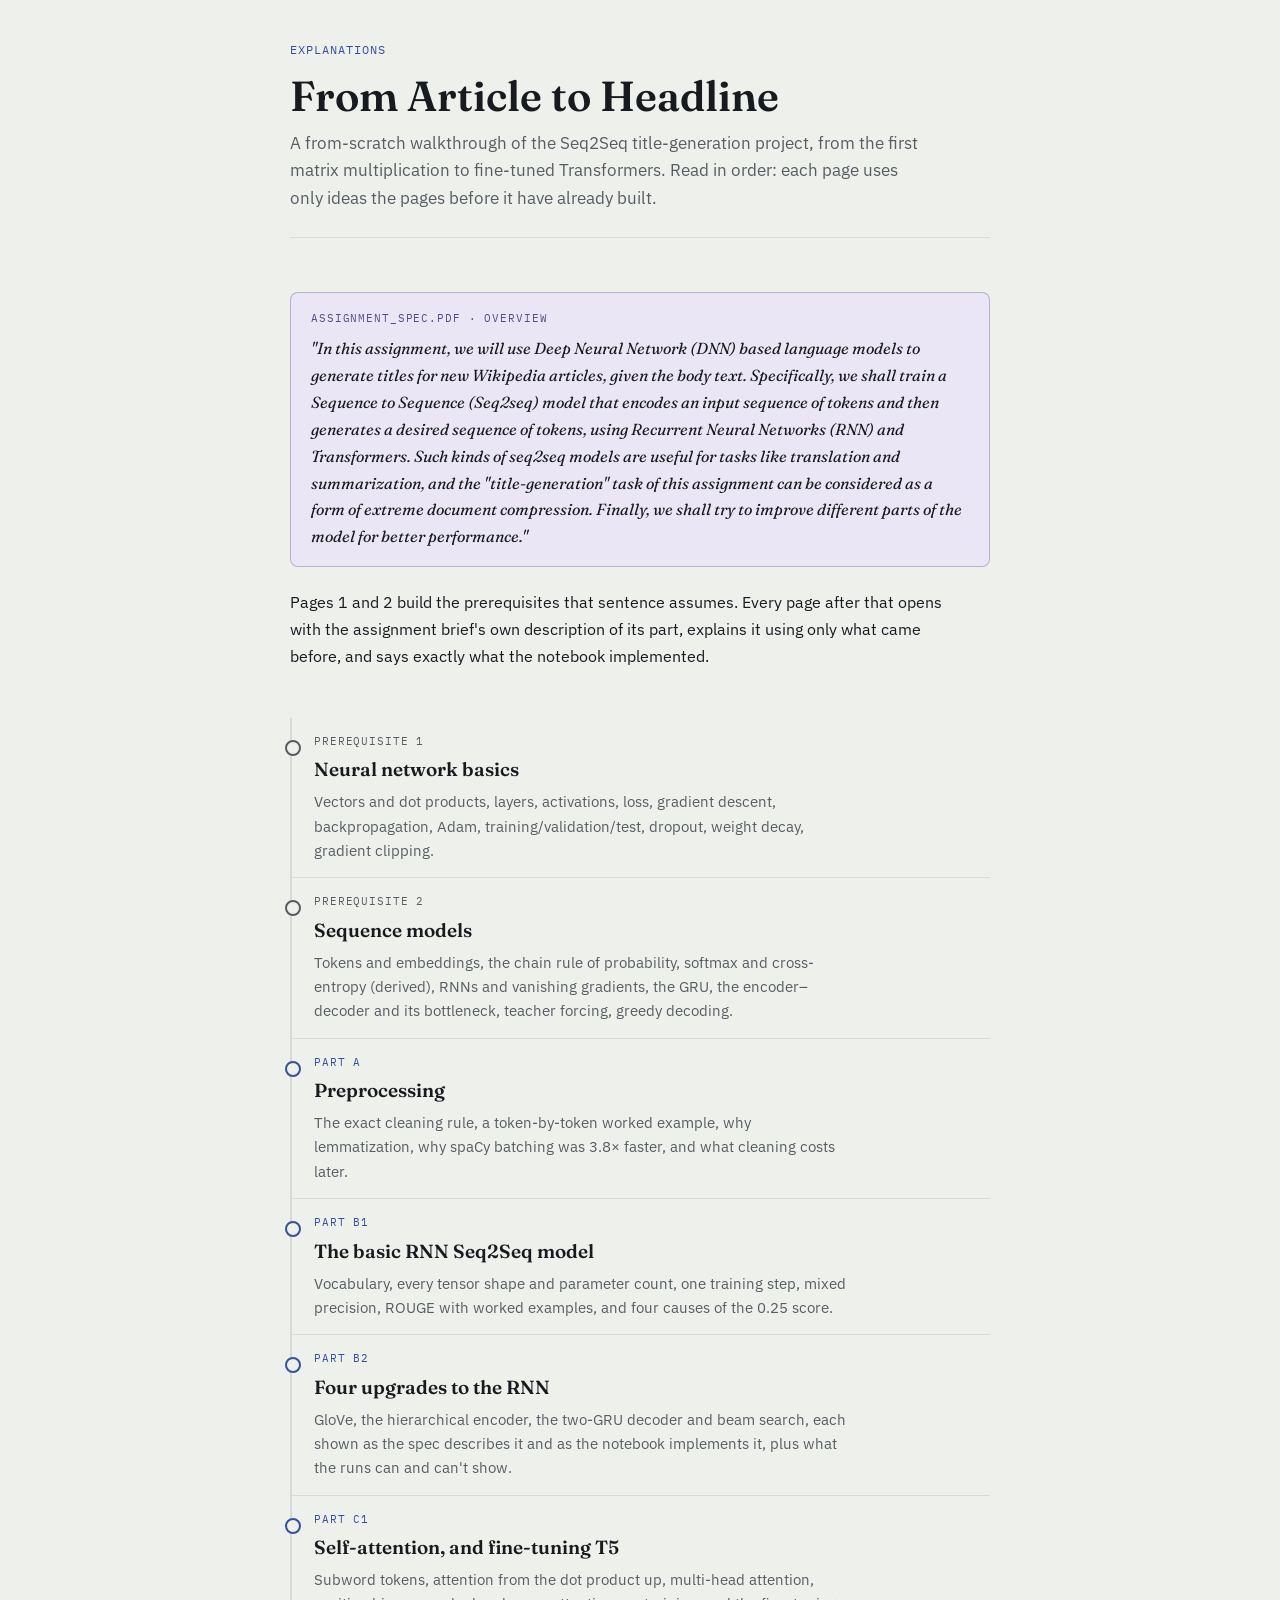
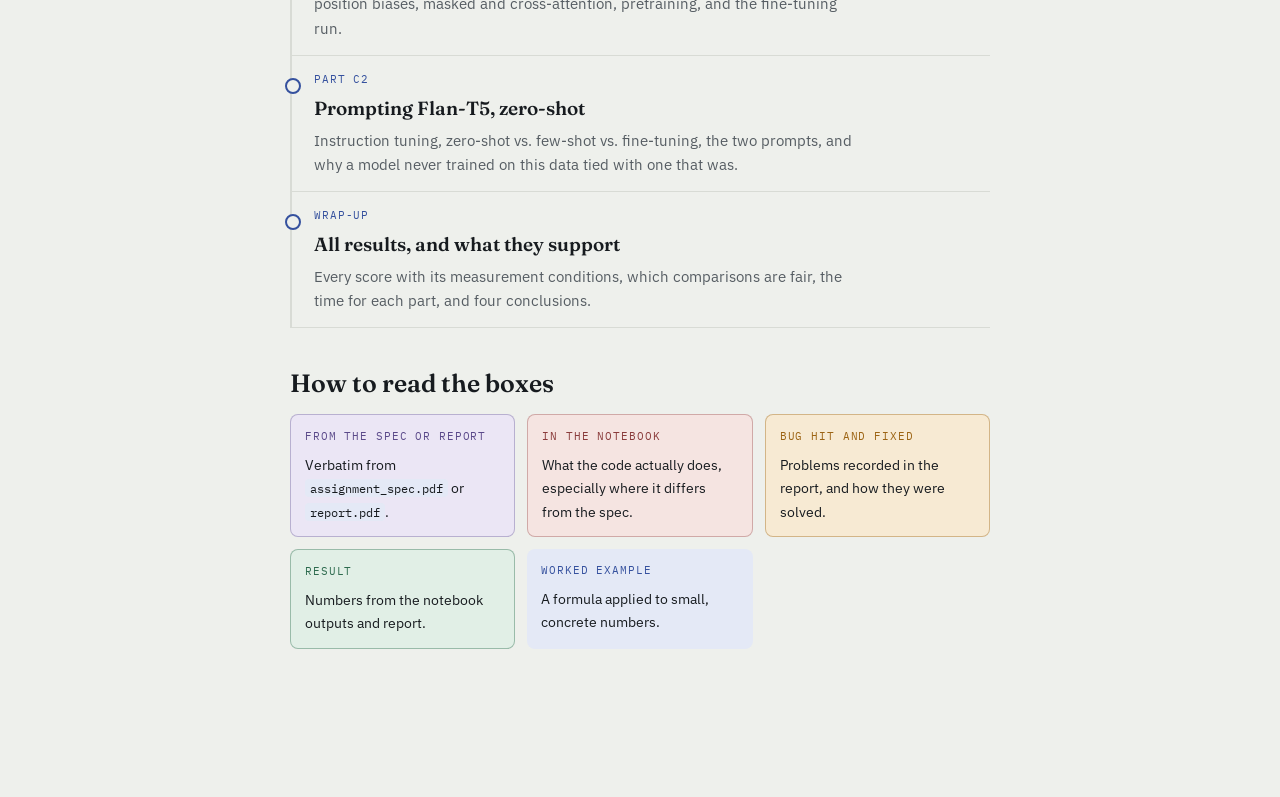
<file: explanations/index.html>
<!doctype html>
<html lang="en">
<head>
<meta charset="UTF-8">
<title>From Article to Headline</title>
<meta name="viewport" content="width=device-width, initial-scale=1.0">
<link rel="stylesheet" href="https://fonts.googleapis.com/css2?family=Fraunces:ital,opsz,wght@0,9..144,400;0,9..144,600;1,9..144,500&family=IBM+Plex+Sans:ital,wght@0,400;0,600;1,400&family=IBM+Plex+Mono:wght@400;500&display=swap">
<link rel="stylesheet" href="style.css">
<style>
  .toc{ list-style:none; margin:0 0 40px; padding:0; border-left:2px solid var(--rule); }
  .toc li{ position:relative; padding:14px 0 14px 22px; border-bottom:1px solid var(--rule); max-width:none; margin:0; }
  .toc li::before{ content:''; position:absolute; left:-7px; top:22px; width:12px; height:12px; border-radius:50%; background:var(--paper); border:2px solid var(--accent); }
  .toc li.pre::before{ border-color:var(--ink-soft); }
  .toc a{ text-decoration:none; display:block; }
  .toc a:hover .name{ color:var(--accent); }
  .toc .num{ font-family:'IBM Plex Mono', ui-monospace, Menlo, monospace; font-size:11px; color:var(--accent); text-transform:uppercase; letter-spacing:.08em; display:block; margin-bottom:4px; }
  .toc li.pre .num{ color:var(--ink-soft); }
  .toc .name{ font-family:'Fraunces', Georgia, serif; font-size:19px; font-weight:600; color:var(--ink); }
  .toc .desc{ font-size:14.5px; color:var(--ink-soft); margin-top:4px; max-width:60ch; }
  .legend{ display:grid; grid-template-columns:repeat(auto-fit, minmax(210px, 1fr)); gap:12px; margin:16px 0 8px; }
  .legend > div{ margin:0; font-size:14px; padding:12px 14px; }
  .legend p{ margin:0; }
</style>
</head>
<body>
<div class="page">
  <header class="masthead">
    <div class="crumb"><span class="here">Explanations</span></div>
    <h1 class="title">From Article to Headline</h1>
    <p class="dek">A from-scratch walkthrough of the Seq2Seq title-generation project, from the first matrix multiplication to fine-tuned Transformers. Read in order: each page uses only ideas the pages before it have already built.</p>
  </header>
  <main>
    <section>
      <div class="spec-quote">
        <span class="box-label">assignment_spec.pdf · Overview</span>
        <blockquote>"In this assignment, we will use Deep Neural Network (DNN) based language models to generate titles for new Wikipedia articles, given the body text. Specifically, we shall train a Sequence to Sequence (Seq2seq) model that encodes an input sequence of tokens and then generates a desired sequence of tokens, using Recurrent Neural Networks (RNN) and Transformers. Such kinds of seq2seq models are useful for tasks like translation and summarization, and the "title-generation" task of this assignment can be considered as a form of extreme document compression. Finally, we shall try to improve different parts of the model for better performance."</blockquote>
      </div>
      <p>Pages 1 and 2 build the prerequisites that sentence assumes. Every page after that opens with the assignment brief's own description of its part, explains it using only what came before, and says exactly what the notebook implemented.</p>
    </section>

    <ol class="toc">
      <li class="pre"><a href="01-neural-network-basics.html"><span class="num">Prerequisite 1</span><span class="name">Neural network basics</span></a><div class="desc">Vectors and dot products, layers, activations, loss, gradient descent, backpropagation, Adam, training/validation/test, dropout, weight decay, gradient clipping.</div></li>
      <li class="pre"><a href="02-sequence-models.html"><span class="num">Prerequisite 2</span><span class="name">Sequence models</span></a><div class="desc">Tokens and embeddings, the chain rule of probability, softmax and cross-entropy (derived), RNNs and vanishing gradients, the GRU, the encoder–decoder and its bottleneck, teacher forcing, greedy decoding.</div></li>
      <li><a href="03-part-a-preprocessing.html"><span class="num">Part A</span><span class="name">Preprocessing</span></a><div class="desc">The exact cleaning rule, a token-by-token worked example, why lemmatization, why spaCy batching was 3.8× faster, and what cleaning costs later.</div></li>
      <li><a href="04-part-b1-basic-rnn.html"><span class="num">Part B1</span><span class="name">The basic RNN Seq2Seq model</span></a><div class="desc">Vocabulary, every tensor shape and parameter count, one training step, mixed precision, ROUGE with worked examples, and four causes of the 0.25 score.</div></li>
      <li><a href="05-part-b2-improvements.html"><span class="num">Part B2</span><span class="name">Four upgrades to the RNN</span></a><div class="desc">GloVe, the hierarchical encoder, the two-GRU decoder and beam search, each shown as the spec describes it and as the notebook implements it, plus what the runs can and can't show.</div></li>
      <li><a href="06-part-c1-transformer.html"><span class="num">Part C1</span><span class="name">Self-attention, and fine-tuning T5</span></a><div class="desc">Subword tokens, attention from the dot product up, multi-head attention, position biases, masked and cross-attention, pretraining, and the fine-tuning run.</div></li>
      <li><a href="07-part-c2-prompting.html"><span class="num">Part C2</span><span class="name">Prompting Flan-T5, zero-shot</span></a><div class="desc">Instruction tuning, zero-shot vs. few-shot vs. fine-tuning, the two prompts, and why a model never trained on this data tied with one that was.</div></li>
      <li><a href="08-results-and-takeaways.html"><span class="num">Wrap-up</span><span class="name">All results, and what they support</span></a><div class="desc">Every score with its measurement conditions, which comparisons are fair, the time for each part, and four conclusions.</div></li>
    </ol>

    <section>
      <h2>How to read the boxes</h2>
      <div class="legend">
        <div class="spec-quote"><span class="box-label">From the spec or report</span><p>Verbatim from <code>assignment_spec.pdf</code> or <code>report.pdf</code>.</p></div>
        <div class="callout impl"><span class="box-label">In the notebook</span><p>What the code actually does, especially where it differs from the spec.</p></div>
        <div class="callout fix"><span class="box-label">Bug hit and fixed</span><p>Problems recorded in the report, and how they were solved.</p></div>
        <div class="callout result"><span class="box-label">Result</span><p>Numbers from the notebook outputs and report.</p></div>
        <div class="worked"><span class="box-label">Worked example</span><p>A formula applied to small, concrete numbers.</p></div>
      </div>
    </section>
  </main>
</div>
</body>
</html>
</file>
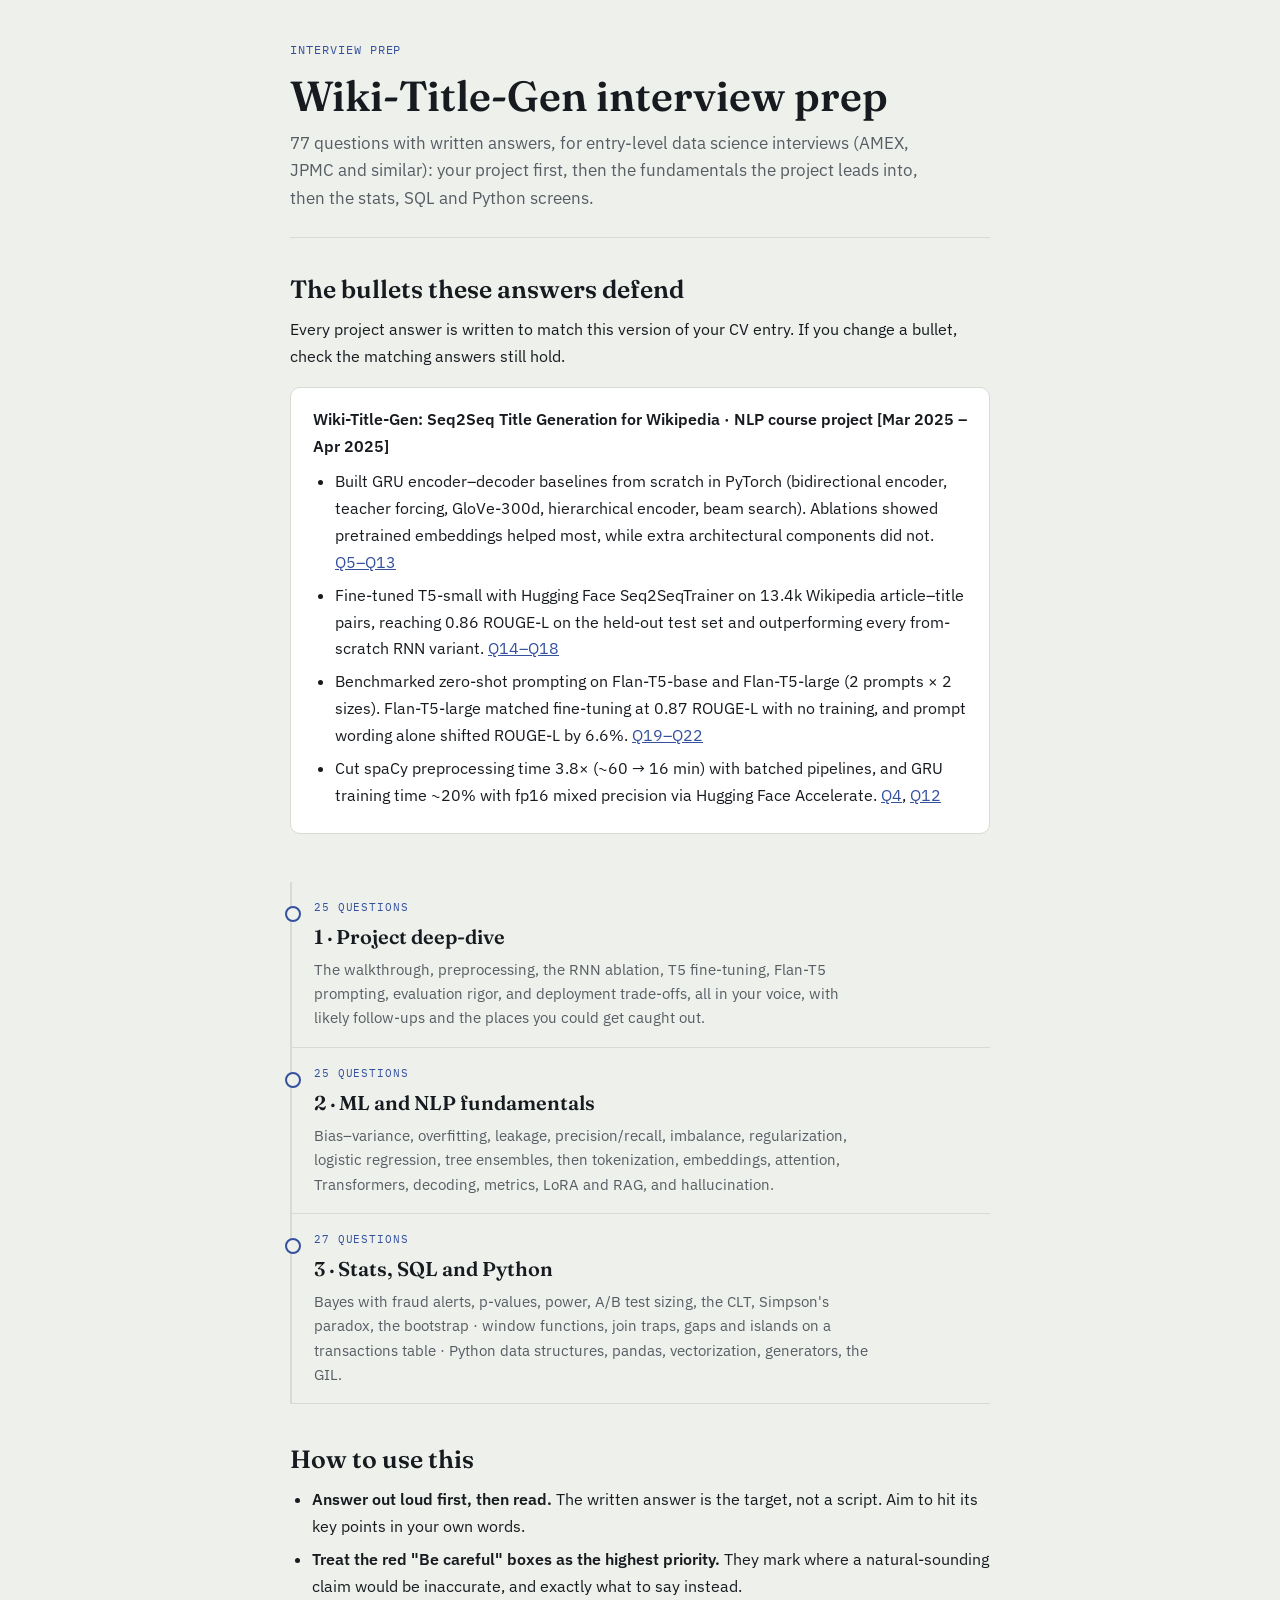
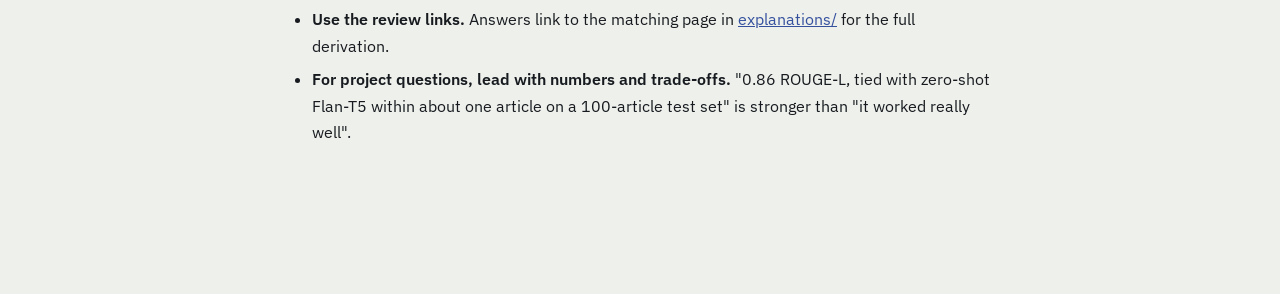
<file: test/index.html>
<!doctype html>
<html lang="en">
<head>
<meta charset="UTF-8">
<title>Wiki-Title-Gen Interview Prep</title>
<meta name="viewport" content="width=device-width, initial-scale=1.0">
<link rel="stylesheet" href="https://fonts.googleapis.com/css2?family=Fraunces:ital,opsz,wght@0,9..144,400;0,9..144,600;1,9..144,500&family=IBM+Plex+Sans:ital,wght@0,400;0,600;1,400&family=IBM+Plex+Mono:wght@400;500&display=swap">
<link rel="stylesheet" href="style.css">
<link rel="stylesheet" href="qa.css">
<style>
  .toc{ list-style:none; margin:0 0 40px; padding:0; border-left:2px solid var(--rule); }
  .toc li{ position:relative; padding:16px 0 16px 22px; border-bottom:1px solid var(--rule); max-width:none; margin:0; }
  .toc li::before{ content:''; position:absolute; left:-7px; top:24px; width:12px; height:12px; border-radius:50%; background:var(--paper); border:2px solid var(--accent); }
  .toc a{ text-decoration:none; display:block; }
  .toc a:hover .name{ color:var(--accent); }
  .toc .num{ font-family:'IBM Plex Mono', ui-monospace, Menlo, monospace; font-size:11px; color:var(--accent); text-transform:uppercase; letter-spacing:.08em; display:block; margin-bottom:4px; }
  .toc .name{ font-family:'Fraunces', Georgia, serif; font-size:20px; font-weight:600; color:var(--ink); }
  .toc .desc{ font-size:14.5px; color:var(--ink-soft); margin-top:4px; max-width:62ch; }
</style>
</head>
<body>
<div class="page">
  <header class="masthead">
    <div class="crumb"><span class="here">Interview prep</span></div>
    <h1 class="title">Wiki-Title-Gen interview prep</h1>
    <p class="dek">77 questions with written answers, for entry-level data science interviews (AMEX, JPMC and similar): your project first, then the fundamentals the project leads into, then the stats, SQL and Python screens.</p>
  </header>
  <main>

    <section>
      <h2>The bullets these answers defend</h2>
      <p>Every project answer is written to match this version of your CV entry. If you change a bullet, check the matching answers still hold.</p>
      <div class="cv">
        <p class="cv-title">Wiki-Title-Gen: Seq2Seq Title Generation for Wikipedia · NLP course project [Mar 2025 – Apr 2025]</p>
        <ul>
          <li>Built GRU encoder–decoder baselines from scratch in PyTorch (bidirectional encoder, teacher forcing, GloVe-300d, hierarchical encoder, beam search). Ablations showed pretrained embeddings helped most, while extra architectural components did not. <a href="01-project-deep-dive.html#q5">Q5–Q13</a></li>
          <li>Fine-tuned T5-small with Hugging Face Seq2SeqTrainer on 13.4k Wikipedia article–title pairs, reaching 0.86 ROUGE-L on the held-out test set and outperforming every from-scratch RNN variant. <a href="01-project-deep-dive.html#q14">Q14–Q18</a></li>
          <li>Benchmarked zero-shot prompting on Flan-T5-base and Flan-T5-large (2 prompts × 2 sizes). Flan-T5-large matched fine-tuning at 0.87 ROUGE-L with no training, and prompt wording alone shifted ROUGE-L by 6.6%. <a href="01-project-deep-dive.html#q19">Q19–Q22</a></li>
          <li>Cut spaCy preprocessing time 3.8× (~60 → 16 min) with batched pipelines, and GRU training time ~20% with fp16 mixed precision via Hugging Face Accelerate. <a href="01-project-deep-dive.html#q4">Q4</a>, <a href="01-project-deep-dive.html#q12">Q12</a></li>
        </ul>
      </div>
    </section>

    <ol class="toc">
      <li><a href="01-project-deep-dive.html"><span class="num">25 questions</span><span class="name">1 · Project deep-dive</span></a><div class="desc">The walkthrough, preprocessing, the RNN ablation, T5 fine-tuning, Flan-T5 prompting, evaluation rigor, and deployment trade-offs, all in your voice, with likely follow-ups and the places you could get caught out.</div></li>
      <li><a href="02-ml-nlp-fundamentals.html"><span class="num">25 questions</span><span class="name">2 · ML and NLP fundamentals</span></a><div class="desc">Bias–variance, overfitting, leakage, precision/recall, imbalance, regularization, logistic regression, tree ensembles, then tokenization, embeddings, attention, Transformers, decoding, metrics, LoRA and RAG, and hallucination.</div></li>
      <li><a href="03-stats-sql-python.html"><span class="num">27 questions</span><span class="name">3 · Stats, SQL and Python</span></a><div class="desc">Bayes with fraud alerts, p-values, power, A/B test sizing, the CLT, Simpson's paradox, the bootstrap · window functions, join traps, gaps and islands on a transactions table · Python data structures, pandas, vectorization, generators, the GIL.</div></li>
    </ol>

    <section>
      <h2>How to use this</h2>
      <ul>
        <li><strong>Answer out loud first, then read.</strong> The written answer is the target, not a script. Aim to hit its key points in your own words.</li>
        <li><strong>Treat the red "Be careful" boxes as the highest priority.</strong> They mark where a natural-sounding claim would be inaccurate, and exactly what to say instead.</li>
        <li><strong>Use the review links.</strong> Answers link to the matching page in <a href="../explanations/index.html">explanations/</a> for the full derivation.</li>
        <li><strong>For project questions, lead with numbers and trade-offs.</strong> "0.86 ROUGE-L, tied with zero-shot Flan-T5 within about one article on a 100-article test set" is stronger than "it worked really well".</li>
      </ul>
    </section>
  </main>
</div>
</body>
</html>
</file>
<file: explanations/style.css>
:root{
  --paper:#EEF0EC;
  --paper-raised:#FFFFFF;
  --ink:#171B1F;
  --ink-soft:#565D63;
  --rule:#D8DBD5;
  --accent:#35519E;
  --accent-soft:#E4E9F6;
  --warn:#9C6414;
  --warn-soft:#F7EAD3;
  --good:#2E6B4F;
  --good-soft:#E1EFE6;
  --spec:#5B4A8A;
  --spec-soft:#EBE6F5;
  --impl:#8A3B3B;
  --impl-soft:#F5E4E1;
}
@media (prefers-color-scheme: dark){
  :root:not([data-theme="light"]){
    --paper:#12151A; --paper-raised:#1B1F26; --ink:#E7E9E4; --ink-soft:#9AA0A6;
    --rule:#2A2F36; --accent:#8DA3EF; --accent-soft:#212841;
    --warn:#E0A83E; --warn-soft:#332708; --good:#79C79C; --good-soft:#152820;
    --spec:#B4A3E0; --spec-soft:#25203A; --impl:#E8908A; --impl-soft:#3A1E1C;
  }
}
:root[data-theme="dark"]{
  --paper:#12151A; --paper-raised:#1B1F26; --ink:#E7E9E4; --ink-soft:#9AA0A6;
  --rule:#2A2F36; --accent:#8DA3EF; --accent-soft:#212841;
  --warn:#E0A83E; --warn-soft:#332708; --good:#79C79C; --good-soft:#152820;
  --spec:#B4A3E0; --spec-soft:#25203A; --impl:#E8908A; --impl-soft:#3A1E1C;
}

*{box-sizing:border-box;}
html{background:var(--paper);}
body{
  background:var(--paper); color:var(--ink);
  font-family:'IBM Plex Sans', system-ui, -apple-system, 'Segoe UI', sans-serif;
  font-size:16px; line-height:1.68; -webkit-font-smoothing:antialiased; margin:0;
}
.page{ max-width:740px; margin:0 auto; padding:0 20px 100px; }

header.masthead{ padding:40px 0 24px; border-bottom:1px solid var(--rule); margin-bottom:8px; }
.crumb{
  font-family:'IBM Plex Mono', ui-monospace, Menlo, monospace; font-size:12px; letter-spacing:.08em; text-transform:uppercase;
  color:var(--ink-soft); margin-bottom:14px; display:flex; gap:8px; flex-wrap:wrap; align-items:center;
}
.crumb a{ color:var(--ink-soft); text-decoration:none; }
.crumb a:hover{ color:var(--accent); }
.crumb .sep{ color:var(--rule); }
.crumb .here{ color:var(--accent); }

.stage-tag{
  font-family:'IBM Plex Mono', ui-monospace, Menlo, monospace; font-size:12px; color:var(--accent);
  text-transform:uppercase; letter-spacing:.1em; margin-bottom:8px; display:block;
}
h1.title{
  font-family:'Fraunces', Georgia, 'Times New Roman', serif; font-weight:600; font-size:clamp(28px,5vw,42px);
  line-height:1.08; text-wrap:balance; margin:0 0 10px;
}
p.dek{ font-size:16.5px; color:var(--ink-soft); margin:0; max-width:64ch; }

main{ padding-top:28px; }
section{ margin-bottom:48px; }
h2{
  font-family:'Fraunces', Georgia, serif; font-weight:600; font-size:25px; line-height:1.2;
  margin:40px 0 12px; text-wrap:balance; scroll-margin-top:20px;
}
h3{
  font-family:'IBM Plex Sans', system-ui, sans-serif; font-weight:600; font-size:17px;
  margin:28px 0 8px; color:var(--ink);
}
section > h2:first-child{ margin-top:0; }
p, li{ max-width:68ch; }
p{ margin:0 0 16px; }
ul, ol{ margin:0 0 16px; padding-left:22px; }
li{ margin-bottom:6px; }
strong{ color:var(--ink); font-weight:600; }
em.term{ font-style:normal; font-weight:600; color:var(--accent); }
a{ color:var(--accent); }
code{ font-family:'IBM Plex Mono', ui-monospace, Menlo, monospace; font-size:0.88em; background:var(--accent-soft); padding:1px 5px; border-radius:4px; }

.box-label{
  font-family:'IBM Plex Mono', ui-monospace, Menlo, monospace; font-size:11px; text-transform:uppercase;
  letter-spacing:.08em; display:block; margin-bottom:8px;
}

.spec-quote{ background:var(--spec-soft); border:1px solid color-mix(in srgb, var(--spec) 35%, transparent); border-radius:8px; padding:16px 20px; margin:18px 0 22px; }
.spec-quote .box-label{ color:var(--spec); }
.spec-quote blockquote{ margin:0; font-family:'Fraunces', Georgia, serif; font-style:italic; font-size:16px; color:var(--ink); }

.recap{ background:var(--paper-raised); border:1px dashed var(--rule); border-radius:8px; padding:12px 16px; margin:0 0 24px; font-size:14px; color:var(--ink-soft); }
.recap .box-label{ display:inline; margin-right:8px; color:var(--ink-soft); }
.recap a{ color:var(--ink-soft); }

.eq{
  background:var(--paper-raised); border:1px solid var(--rule); border-left:3px solid var(--accent);
  border-radius:6px; padding:6px 20px 12px; margin:18px 0; overflow-x:auto;
}
.eq .note{ color:var(--ink-soft); font-size:14.5px; margin:6px 0 4px; }
.eq .note:last-child{ margin-bottom:4px; }
.katex{ font-size:1.07em; }
.katex-display{ overflow-x:auto; overflow-y:hidden; padding:4px 0; margin:10px 0; }

.worked{ background:var(--accent-soft); border-radius:8px; padding:16px 20px; margin:18px 0; overflow-x:auto; }
.worked .box-label{ color:var(--accent); }
.worked p:last-child{ margin-bottom:0; }

.callout{ border-radius:8px; padding:16px 18px; margin:18px 0; font-size:15px; }
.callout p:last-child, .callout ul:last-child{ margin-bottom:0; }
.callout.fix{ background:var(--warn-soft); border:1px solid color-mix(in srgb, var(--warn) 40%, transparent); }
.callout.fix .box-label{ color:var(--warn); }
.callout.result{ background:var(--good-soft); border:1px solid color-mix(in srgb, var(--good) 40%, transparent); }
.callout.result .box-label{ color:var(--good); }
.callout.impl{ background:var(--impl-soft); border:1px solid color-mix(in srgb, var(--impl) 35%, transparent); }
.callout.impl .box-label{ color:var(--impl); }

.figure{ background:var(--paper-raised); border:1px solid var(--rule); border-radius:10px; padding:20px; margin:20px 0 28px; overflow-x:auto; }
.figure svg{ display:block; margin:0 auto; max-width:100%; height:auto; }
.figure figcaption{ font-size:13px; color:var(--ink-soft); text-align:center; margin-top:12px; font-family:'IBM Plex Mono', ui-monospace, Menlo, monospace; }

.tbl-wrap{ overflow-x:auto; margin:16px 0 24px; }
table{ width:100%; border-collapse:collapse; font-size:14.5px; }
table caption{ text-align:left; font-family:'IBM Plex Mono', ui-monospace, Menlo, monospace; font-size:12px; color:var(--ink-soft); margin-bottom:8px; text-transform:uppercase; letter-spacing:.06em; }
th, td{ text-align:left; padding:9px 12px; border-bottom:1px solid var(--rule); font-variant-numeric:tabular-nums; vertical-align:top; }
th{ font-family:'IBM Plex Mono', ui-monospace, Menlo, monospace; font-size:12px; text-transform:uppercase; letter-spacing:.05em; color:var(--ink-soft); font-weight:500; }
tr.hi td{ background:var(--accent-soft); font-weight:600; }
td.num, th.num{ text-align:right; }

.example{ display:grid; gap:10px; background:var(--accent-soft); border-radius:8px; padding:16px 18px; margin:16px 0; font-size:14.5px; }
.example .row{ display:flex; gap:12px; align-items:baseline; }
.example .who{ font-family:'IBM Plex Mono', ui-monospace, Menlo, monospace; font-size:11.5px; text-transform:uppercase; color:var(--accent); min-width:80px; flex-shrink:0; }

.pager{ display:flex; justify-content:space-between; gap:16px; margin-top:56px; padding-top:24px; border-top:1px solid var(--rule); font-family:'IBM Plex Mono', ui-monospace, Menlo, monospace; font-size:13px; }
.pager a{ text-decoration:none; color:var(--ink); }
.pager a:hover{ color:var(--accent); }
.pager .lbl{ display:block; font-size:10.5px; color:var(--ink-soft); text-transform:uppercase; letter-spacing:.08em; margin-bottom:3px; }
.pager .next{ text-align:right; }
.pager .spacer{ flex:1; }

.offline-note{ display:none; background:var(--impl-soft); color:var(--ink); padding:10px 16px; font-size:14px; text-align:center; }
body.math-offline .offline-note{ display:block; }

a:focus-visible{ outline:2px solid var(--accent); outline-offset:2px; border-radius:2px; }

@media (max-width:520px){
  .pager{ flex-direction:column; }
  .pager .next{ text-align:left; }
  .example .row{ flex-direction:column; gap:2px; }
  .eq{ padding:6px 12px 12px; }
}
</file>
<file: test/style.css>
:root{
  --paper:#EEF0EC;
  --paper-raised:#FFFFFF;
  --ink:#171B1F;
  --ink-soft:#565D63;
  --rule:#D8DBD5;
  --accent:#35519E;
  --accent-soft:#E4E9F6;
  --warn:#9C6414;
  --warn-soft:#F7EAD3;
  --good:#2E6B4F;
  --good-soft:#E1EFE6;
  --spec:#5B4A8A;
  --spec-soft:#EBE6F5;
  --impl:#8A3B3B;
  --impl-soft:#F5E4E1;
}
@media (prefers-color-scheme: dark){
  :root:not([data-theme="light"]){
    --paper:#12151A; --paper-raised:#1B1F26; --ink:#E7E9E4; --ink-soft:#9AA0A6;
    --rule:#2A2F36; --accent:#8DA3EF; --accent-soft:#212841;
    --warn:#E0A83E; --warn-soft:#332708; --good:#79C79C; --good-soft:#152820;
    --spec:#B4A3E0; --spec-soft:#25203A; --impl:#E8908A; --impl-soft:#3A1E1C;
  }
}
:root[data-theme="dark"]{
  --paper:#12151A; --paper-raised:#1B1F26; --ink:#E7E9E4; --ink-soft:#9AA0A6;
  --rule:#2A2F36; --accent:#8DA3EF; --accent-soft:#212841;
  --warn:#E0A83E; --warn-soft:#332708; --good:#79C79C; --good-soft:#152820;
  --spec:#B4A3E0; --spec-soft:#25203A; --impl:#E8908A; --impl-soft:#3A1E1C;
}

*{box-sizing:border-box;}
html{background:var(--paper);}
body{
  background:var(--paper); color:var(--ink);
  font-family:'IBM Plex Sans', system-ui, -apple-system, 'Segoe UI', sans-serif;
  font-size:16px; line-height:1.68; -webkit-font-smoothing:antialiased; margin:0;
}
.page{ max-width:740px; margin:0 auto; padding:0 20px 100px; }

header.masthead{ padding:40px 0 24px; border-bottom:1px solid var(--rule); margin-bottom:8px; }
.crumb{
  font-family:'IBM Plex Mono', ui-monospace, Menlo, monospace; font-size:12px; letter-spacing:.08em; text-transform:uppercase;
  color:var(--ink-soft); margin-bottom:14px; display:flex; gap:8px; flex-wrap:wrap; align-items:center;
}
.crumb a{ color:var(--ink-soft); text-decoration:none; }
.crumb a:hover{ color:var(--accent); }
.crumb .sep{ color:var(--rule); }
.crumb .here{ color:var(--accent); }

.stage-tag{
  font-family:'IBM Plex Mono', ui-monospace, Menlo, monospace; font-size:12px; color:var(--accent);
  text-transform:uppercase; letter-spacing:.1em; margin-bottom:8px; display:block;
}
h1.title{
  font-family:'Fraunces', Georgia, 'Times New Roman', serif; font-weight:600; font-size:clamp(28px,5vw,42px);
  line-height:1.08; text-wrap:balance; margin:0 0 10px;
}
p.dek{ font-size:16.5px; color:var(--ink-soft); margin:0; max-width:64ch; }

main{ padding-top:28px; }
section{ margin-bottom:48px; }
h2{
  font-family:'Fraunces', Georgia, serif; font-weight:600; font-size:25px; line-height:1.2;
  margin:40px 0 12px; text-wrap:balance; scroll-margin-top:20px;
}
h3{
  font-family:'IBM Plex Sans', system-ui, sans-serif; font-weight:600; font-size:17px;
  margin:28px 0 8px; color:var(--ink);
}
section > h2:first-child{ margin-top:0; }
p, li{ max-width:68ch; }
p{ margin:0 0 16px; }
ul, ol{ margin:0 0 16px; padding-left:22px; }
li{ margin-bottom:6px; }
strong{ color:var(--ink); font-weight:600; }
em.term{ font-style:normal; font-weight:600; color:var(--accent); }
a{ color:var(--accent); }
code{ font-family:'IBM Plex Mono', ui-monospace, Menlo, monospace; font-size:0.88em; background:var(--accent-soft); padding:1px 5px; border-radius:4px; }

.box-label{
  font-family:'IBM Plex Mono', ui-monospace, Menlo, monospace; font-size:11px; text-transform:uppercase;
  letter-spacing:.08em; display:block; margin-bottom:8px;
}

.spec-quote{ background:var(--spec-soft); border:1px solid color-mix(in srgb, var(--spec) 35%, transparent); border-radius:8px; padding:16px 20px; margin:18px 0 22px; }
.spec-quote .box-label{ color:var(--spec); }
.spec-quote blockquote{ margin:0; font-family:'Fraunces', Georgia, serif; font-style:italic; font-size:16px; color:var(--ink); }

.recap{ background:var(--paper-raised); border:1px dashed var(--rule); border-radius:8px; padding:12px 16px; margin:0 0 24px; font-size:14px; color:var(--ink-soft); }
.recap .box-label{ display:inline; margin-right:8px; color:var(--ink-soft); }
.recap a{ color:var(--ink-soft); }

.eq{
  background:var(--paper-raised); border:1px solid var(--rule); border-left:3px solid var(--accent);
  border-radius:6px; padding:6px 20px 12px; margin:18px 0; overflow-x:auto;
}
.eq .note{ color:var(--ink-soft); font-size:14.5px; margin:6px 0 4px; }
.eq .note:last-child{ margin-bottom:4px; }
.katex{ font-size:1.07em; }
.katex-display{ overflow-x:auto; overflow-y:hidden; padding:4px 0; margin:10px 0; }

.worked{ background:var(--accent-soft); border-radius:8px; padding:16px 20px; margin:18px 0; overflow-x:auto; }
.worked .box-label{ color:var(--accent); }
.worked p:last-child{ margin-bottom:0; }

.callout{ border-radius:8px; padding:16px 18px; margin:18px 0; font-size:15px; }
.callout p:last-child, .callout ul:last-child{ margin-bottom:0; }
.callout.fix{ background:var(--warn-soft); border:1px solid color-mix(in srgb, var(--warn) 40%, transparent); }
.callout.fix .box-label{ color:var(--warn); }
.callout.result{ background:var(--good-soft); border:1px solid color-mix(in srgb, var(--good) 40%, transparent); }
.callout.result .box-label{ color:var(--good); }
.callout.impl{ background:var(--impl-soft); border:1px solid color-mix(in srgb, var(--impl) 35%, transparent); }
.callout.impl .box-label{ color:var(--impl); }

.figure{ background:var(--paper-raised); border:1px solid var(--rule); border-radius:10px; padding:20px; margin:20px 0 28px; overflow-x:auto; }
.figure svg{ display:block; margin:0 auto; max-width:100%; height:auto; }
.figure figcaption{ font-size:13px; color:var(--ink-soft); text-align:center; margin-top:12px; font-family:'IBM Plex Mono', ui-monospace, Menlo, monospace; }

.tbl-wrap{ overflow-x:auto; margin:16px 0 24px; }
table{ width:100%; border-collapse:collapse; font-size:14.5px; }
table caption{ text-align:left; font-family:'IBM Plex Mono', ui-monospace, Menlo, monospace; font-size:12px; color:var(--ink-soft); margin-bottom:8px; text-transform:uppercase; letter-spacing:.06em; }
th, td{ text-align:left; padding:9px 12px; border-bottom:1px solid var(--rule); font-variant-numeric:tabular-nums; vertical-align:top; }
th{ font-family:'IBM Plex Mono', ui-monospace, Menlo, monospace; font-size:12px; text-transform:uppercase; letter-spacing:.05em; color:var(--ink-soft); font-weight:500; }
tr.hi td{ background:var(--accent-soft); font-weight:600; }
td.num, th.num{ text-align:right; }

.example{ display:grid; gap:10px; background:var(--accent-soft); border-radius:8px; padding:16px 18px; margin:16px 0; font-size:14.5px; }
.example .row{ display:flex; gap:12px; align-items:baseline; }
.example .who{ font-family:'IBM Plex Mono', ui-monospace, Menlo, monospace; font-size:11.5px; text-transform:uppercase; color:var(--accent); min-width:80px; flex-shrink:0; }

.pager{ display:flex; justify-content:space-between; gap:16px; margin-top:56px; padding-top:24px; border-top:1px solid var(--rule); font-family:'IBM Plex Mono', ui-monospace, Menlo, monospace; font-size:13px; }
.pager a{ text-decoration:none; color:var(--ink); }
.pager a:hover{ color:var(--accent); }
.pager .lbl{ display:block; font-size:10.5px; color:var(--ink-soft); text-transform:uppercase; letter-spacing:.08em; margin-bottom:3px; }
.pager .next{ text-align:right; }
.pager .spacer{ flex:1; }

.offline-note{ display:none; background:var(--impl-soft); color:var(--ink); padding:10px 16px; font-size:14px; text-align:center; }
body.math-offline .offline-note{ display:block; }

a:focus-visible{ outline:2px solid var(--accent); outline-offset:2px; border-radius:2px; }

@media (max-width:520px){
  .pager{ flex-direction:column; }
  .pager .next{ text-align:left; }
  .example .row{ flex-direction:column; gap:2px; }
  .eq{ padding:6px 12px 12px; }
}
</file>
<file: test/qa.css>
.qindex{ background:var(--paper-raised); border:1px solid var(--rule); border-radius:10px; padding:18px 22px; margin:0 0 36px; }
.qindex h2{ font-size:18px; margin:0 0 10px; }
.qindex .group{ font-family:'IBM Plex Mono', ui-monospace, Menlo, monospace; font-size:11px; text-transform:uppercase; letter-spacing:.08em; color:var(--ink-soft); margin:14px 0 6px; }
.qindex .group:first-of-type{ margin-top:0; }
.qindex ul{ list-style:none; padding:0; margin:0; columns:2; column-gap:28px; }
.qindex li{ font-size:14px; margin:0 0 6px; break-inside:avoid; max-width:none; }
.qindex a{ text-decoration:none; color:var(--ink); }
.qindex a:hover{ color:var(--accent); }
.qindex .qn{ font-family:'IBM Plex Mono', ui-monospace, Menlo, monospace; font-size:11.5px; color:var(--accent); margin-right:6px; }

.qa-section{ margin-bottom:12px; }
.qa-section > h2{ margin:48px 0 4px; padding-bottom:10px; border-bottom:2px solid var(--ink); }

.qa{ padding:30px 0 8px; border-top:1px solid var(--rule); scroll-margin-top:16px; }
.qa-section > h2 + .qa{ border-top:none; }
.qa-id{ font-family:'IBM Plex Mono', ui-monospace, Menlo, monospace; font-size:12px; color:var(--accent); letter-spacing:.08em; }
.qa h3.q{ font-family:'Fraunces', Georgia, serif; font-size:21px; font-weight:600; line-height:1.3; margin:4px 0 8px; text-wrap:balance; color:var(--ink); }
.tests{ font-size:14px; color:var(--ink-soft); margin:0 0 16px; }
.tests .box-label{ display:inline; margin-right:8px; color:var(--ink-soft); }

.answer{ border-left:3px solid var(--good); padding:2px 0 2px 18px; margin:0 0 16px; }
.answer > .box-label{ color:var(--good); }
.answer p:last-child, .answer ul:last-child, .answer ol:last-child{ margin-bottom:0; }

.followup{ background:var(--paper-raised); border:1px solid var(--rule); border-radius:8px; padding:14px 18px; margin:0 0 16px; font-size:15px; }
.followup .box-label{ color:var(--accent); }
.followup p:last-child{ margin-bottom:0; }

.review{ font-family:'IBM Plex Mono', ui-monospace, Menlo, monospace; font-size:12px; color:var(--ink-soft); margin:0 0 12px; }
.review a{ color:var(--ink-soft); }

pre.code{
  background:var(--paper-raised); border:1px solid var(--rule); border-radius:6px;
  padding:14px 16px; margin:14px 0; overflow-x:auto;
  font-family:'IBM Plex Mono', ui-monospace, Menlo, monospace; font-size:13px; line-height:1.55; color:var(--ink);
}
pre.code code{ background:none; padding:0; font-size:inherit; border-radius:0; }

.schema{ background:var(--accent-soft); border-radius:8px; padding:14px 18px; margin:0 0 24px; }
.schema .box-label{ color:var(--accent); }

.cv{ background:var(--paper-raised); border:1px solid var(--rule); border-radius:10px; padding:18px 22px; margin:18px 0 28px; }
.cv .cv-title{ font-weight:600; margin:0 0 8px; }
.cv ul{ margin:0; }

@media (max-width:600px){
  .qindex ul{ columns:1; }
  .answer{ padding-left:12px; }
}
</file>
